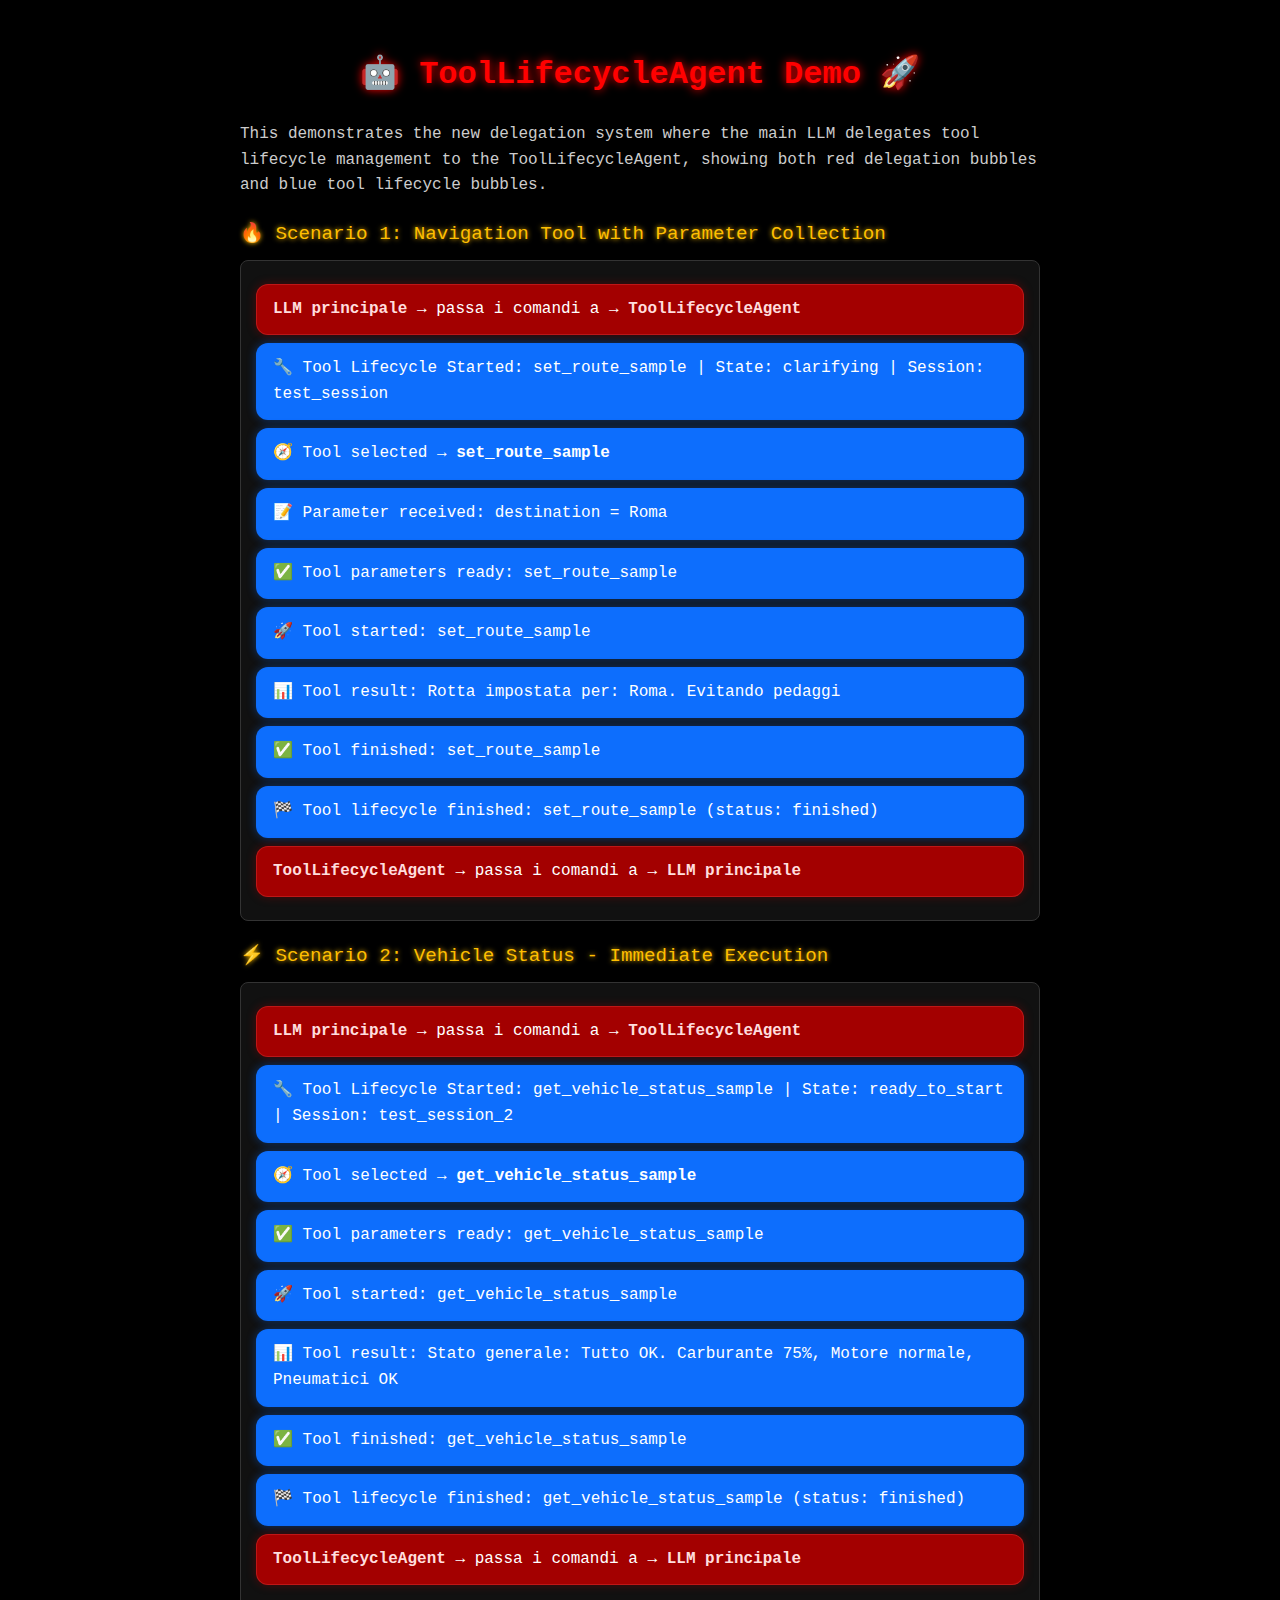
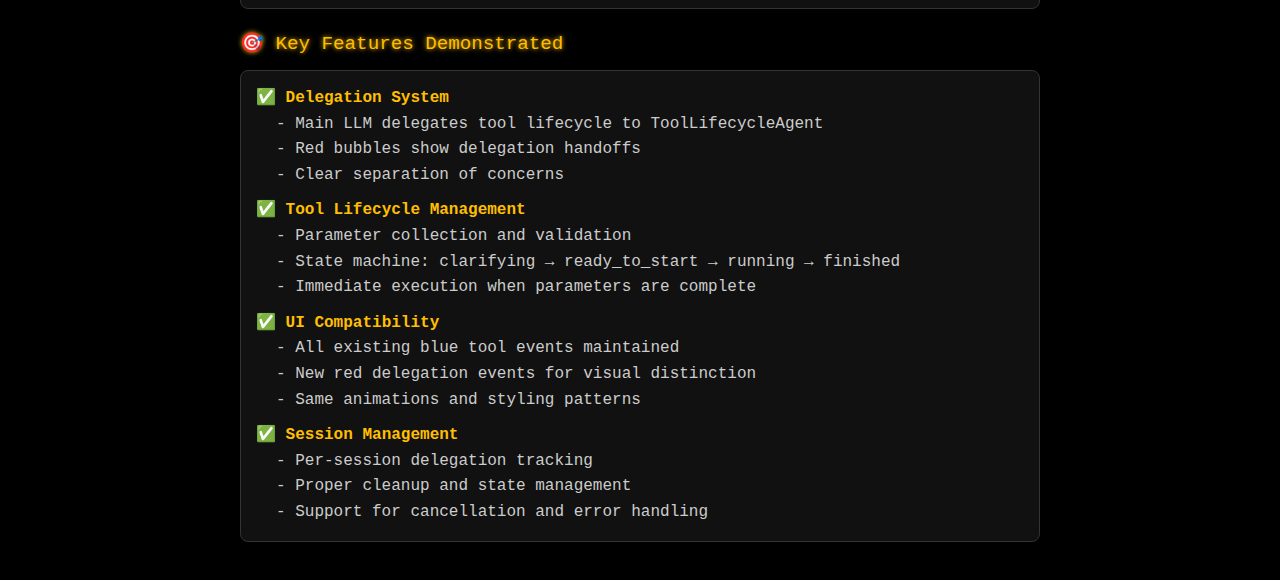
<file: demo_ui.html>
<!DOCTYPE html>
<html lang="it">
<head>
    <meta charset="UTF-8">
    <meta name="viewport" content="width=device-width, initial-scale=1.0">
    <title>ToolLifecycleAgent Demo - UI Events</title>
    <style>
        body {
            font-family: 'VT323', monospace;
            background: #000;
            color: #00ff00;
            padding: 20px;
            line-height: 1.6;
        }
        
        .container {
            max-width: 800px;
            margin: 0 auto;
        }
        
        h1 {
            color: #ff0000;
            text-align: center;
            font-size: 2em;
            text-shadow: 0 0 10px #ff0000;
        }
        
        .event-container {
            background: #111;
            border: 1px solid #333;
            margin: 10px 0;
            padding: 15px;
            border-radius: 8px;
        }
        
        .bubble {
            max-width: 80ch;
            padding: 12px 16px;
            border-radius: 12px;
            line-height: 1.6;
            margin: 8px 0;
            word-wrap: break-word;
        }
        
        /* Blue tool bubbles */
        .bubble-tool {
            background: #0D6EFD;
            color: #FFFFFF;
            border: 1px solid rgba(13, 110, 253, 0.3);
            box-shadow: 0 0 10px rgba(13, 110, 253, 0.4);
        }
        
        /* Red delegation bubbles */
        .bubble-delegation {
            background: #a30000;
            color: #FFFFFF;
            border: 1px solid rgba(255, 77, 77, 0.3);
            box-shadow: 0 0 10px rgba(163, 0, 0, 0.4);
        }
        
        .bubble strong {
            font-weight: bold;
        }
        
        .bubble-delegation strong {
            color: #ffdddd;
        }
        
        .section-title {
            color: #ffbf00;
            font-size: 1.2em;
            margin: 20px 0 10px 0;
            text-shadow: 0 0 5px #ffbf00;
        }
        
        .description {
            color: #cccccc;
            margin-bottom: 15px;
        }
    </style>
</head>
<body>
    <div class="container">
        <h1>🤖 ToolLifecycleAgent Demo 🚀</h1>
        
        <div class="description">
            This demonstrates the new delegation system where the main LLM delegates tool lifecycle management 
            to the ToolLifecycleAgent, showing both red delegation bubbles and blue tool lifecycle bubbles.
        </div>
        
        <div class="section-title">🔥 Scenario 1: Navigation Tool with Parameter Collection</div>
        <div class="event-container">
            <div class="bubble bubble-delegation">
                <strong>LLM principale</strong> → passa i comandi a → <strong>ToolLifecycleAgent</strong>
            </div>
            <div class="bubble bubble-tool">
                🔧 Tool Lifecycle Started: set_route_sample | State: clarifying | Session: test_session
            </div>
            <div class="bubble bubble-tool">
                🧭 Tool selected → <strong>set_route_sample</strong>
            </div>
            <div class="bubble bubble-tool">
                📝 Parameter received: destination = Roma
            </div>
            <div class="bubble bubble-tool">
                ✅ Tool parameters ready: set_route_sample
            </div>
            <div class="bubble bubble-tool">
                🚀 Tool started: set_route_sample
            </div>
            <div class="bubble bubble-tool">
                📊 Tool result: Rotta impostata per: Roma. Evitando pedaggi
            </div>
            <div class="bubble bubble-tool">
                ✅ Tool finished: set_route_sample
            </div>
            <div class="bubble bubble-tool">
                🏁 Tool lifecycle finished: set_route_sample (status: finished)
            </div>
            <div class="bubble bubble-delegation">
                <strong>ToolLifecycleAgent</strong> → passa i comandi a → <strong>LLM principale</strong>
            </div>
        </div>
        
        <div class="section-title">⚡ Scenario 2: Vehicle Status - Immediate Execution</div>
        <div class="event-container">
            <div class="bubble bubble-delegation">
                <strong>LLM principale</strong> → passa i comandi a → <strong>ToolLifecycleAgent</strong>
            </div>
            <div class="bubble bubble-tool">
                🔧 Tool Lifecycle Started: get_vehicle_status_sample | State: ready_to_start | Session: test_session_2
            </div>
            <div class="bubble bubble-tool">
                🧭 Tool selected → <strong>get_vehicle_status_sample</strong>
            </div>
            <div class="bubble bubble-tool">
                ✅ Tool parameters ready: get_vehicle_status_sample
            </div>
            <div class="bubble bubble-tool">
                🚀 Tool started: get_vehicle_status_sample
            </div>
            <div class="bubble bubble-tool">
                📊 Tool result: Stato generale: Tutto OK. Carburante 75%, Motore normale, Pneumatici OK
            </div>
            <div class="bubble bubble-tool">
                ✅ Tool finished: get_vehicle_status_sample
            </div>
            <div class="bubble bubble-tool">
                🏁 Tool lifecycle finished: get_vehicle_status_sample (status: finished)
            </div>
            <div class="bubble bubble-delegation">
                <strong>ToolLifecycleAgent</strong> → passa i comandi a → <strong>LLM principale</strong>
            </div>
        </div>
        
        <div class="section-title">🎯 Key Features Demonstrated</div>
        <div class="event-container">
            <div style="color: #ffbf00;">✅ <strong>Delegation System</strong></div>
            <div style="margin-left: 20px; color: #cccccc;">
                - Main LLM delegates tool lifecycle to ToolLifecycleAgent<br>
                - Red bubbles show delegation handoffs<br>
                - Clear separation of concerns
            </div>
            
            <div style="color: #ffbf00; margin-top: 10px;">✅ <strong>Tool Lifecycle Management</strong></div>
            <div style="margin-left: 20px; color: #cccccc;">
                - Parameter collection and validation<br>
                - State machine: clarifying → ready_to_start → running → finished<br>
                - Immediate execution when parameters are complete
            </div>
            
            <div style="color: #ffbf00; margin-top: 10px;">✅ <strong>UI Compatibility</strong></div>
            <div style="margin-left: 20px; color: #cccccc;">
                - All existing blue tool events maintained<br>
                - New red delegation events for visual distinction<br>
                - Same animations and styling patterns
            </div>
            
            <div style="color: #ffbf00; margin-top: 10px;">✅ <strong>Session Management</strong></div>
            <div style="margin-left: 20px; color: #cccccc;">
                - Per-session delegation tracking<br>
                - Proper cleanup and state management<br>
                - Support for cancellation and error handling
            </div>
        </div>
    </div>
</body>
</html>
</file>
